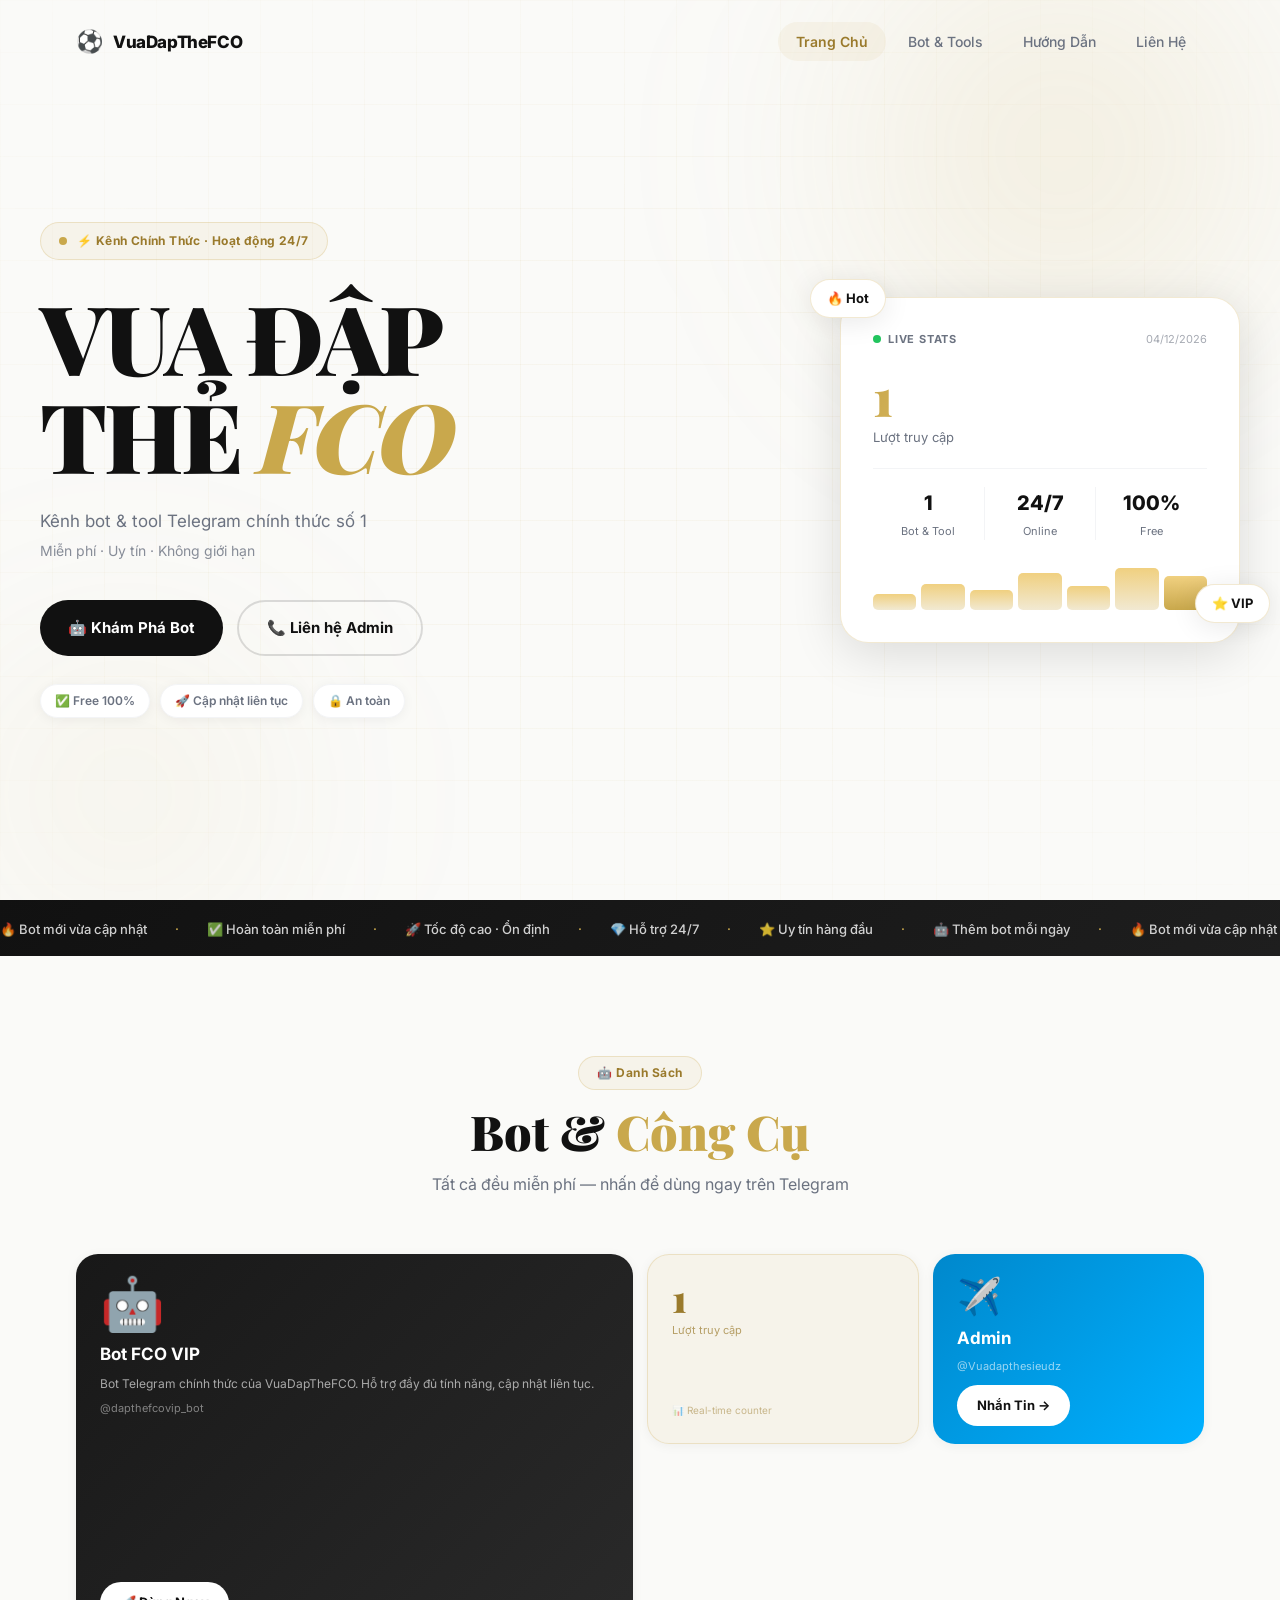
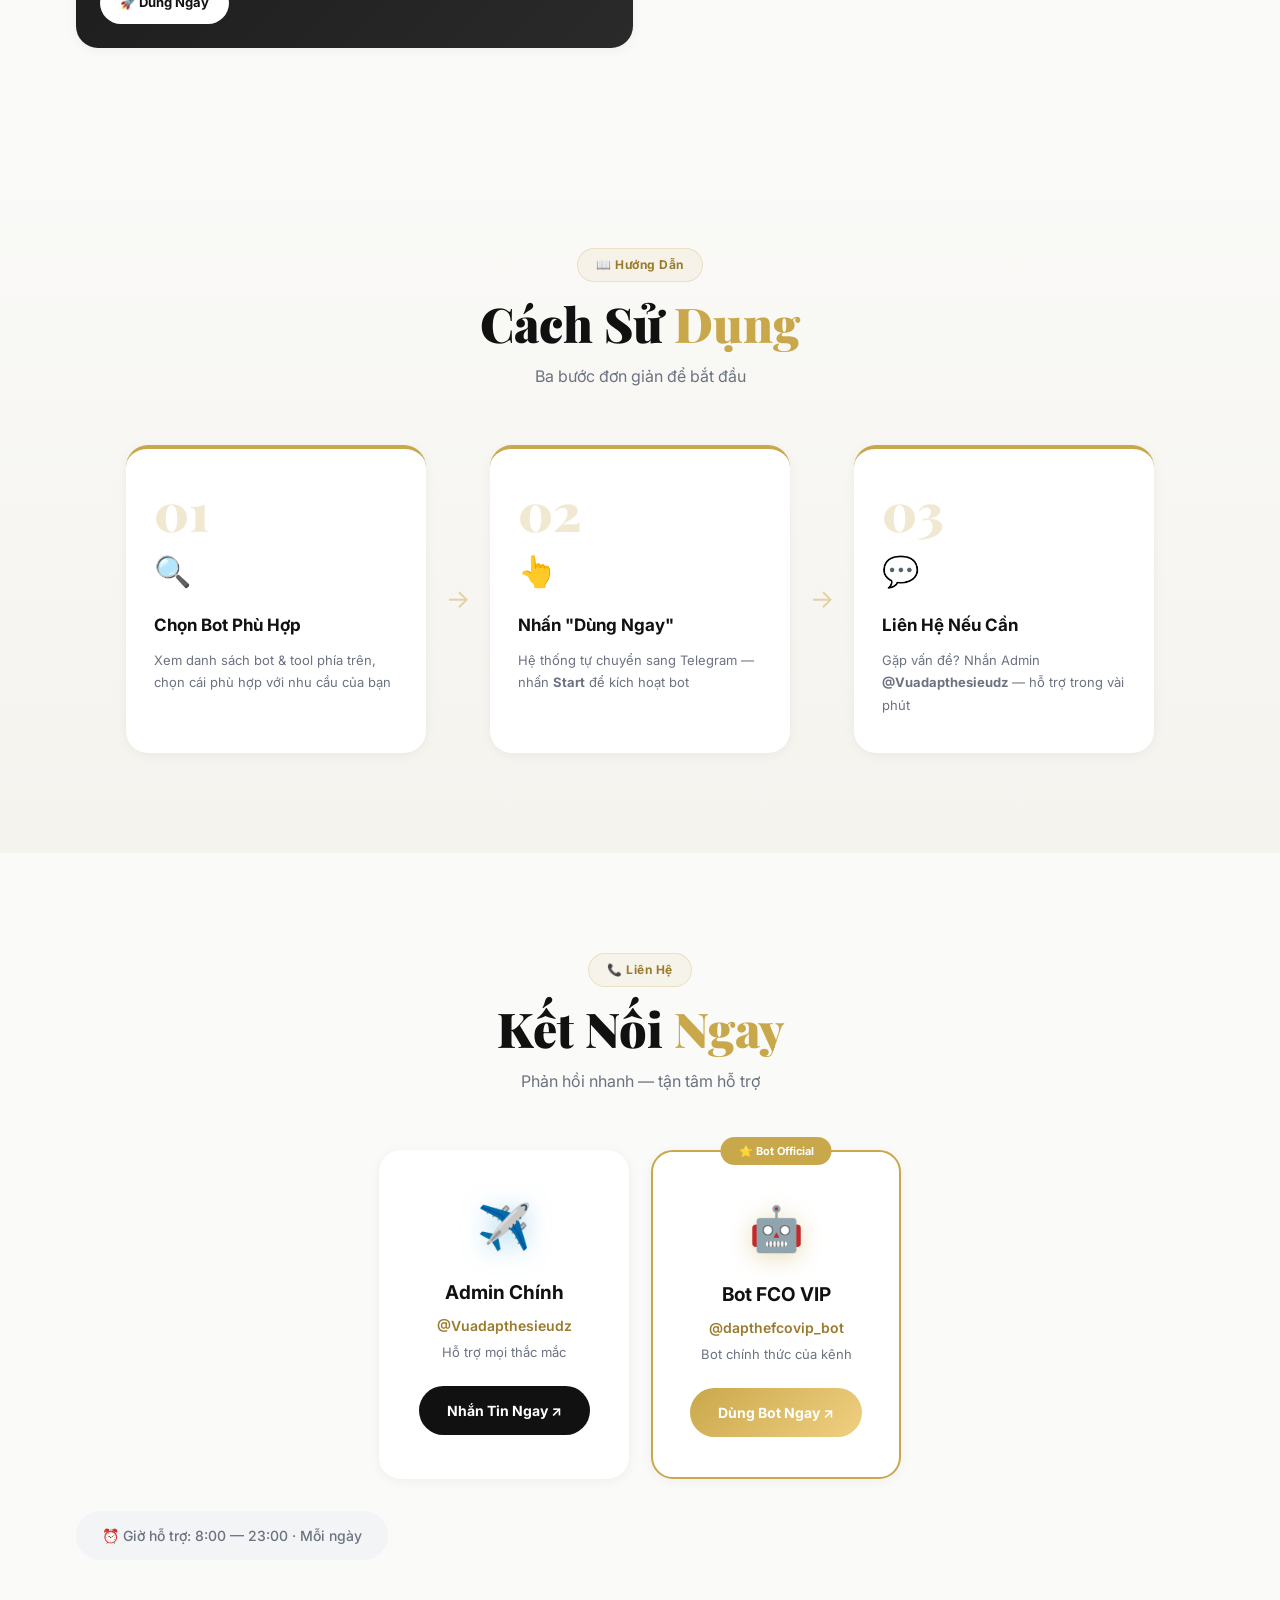
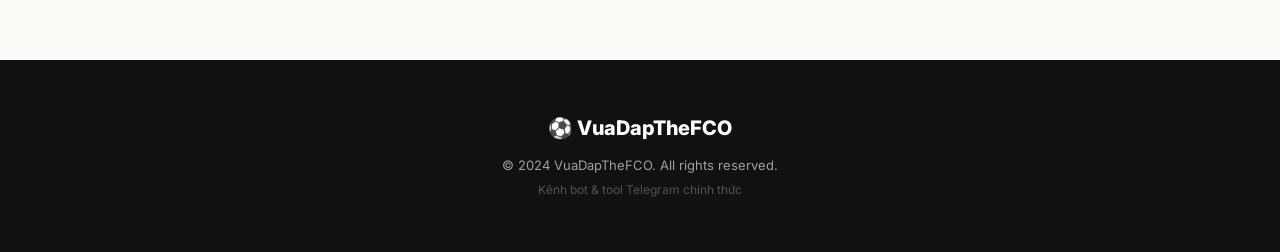
<file: index.html>
<!DOCTYPE html>
<html lang="vi">
<head>
  <meta charset="UTF-8" />
  <meta name="viewport" content="width=device-width, initial-scale=1.0" />
  <title>VuaDapTheFCO — Bot & Tools Chính Thức</title>
  <meta name="description" content="Kênh chia sẻ Bot & Tool Telegram chính thức của VuaDapTheFCO. Miễn phí · Uy tín · Hỗ trợ 24/7" />
  <meta property="og:title" content="VuaDapTheFCO — Bot & Tools" />
  <meta property="og:description" content="Kênh bot & tool chính thức số 1. Miễn phí - Uy tín." />
  <link rel="preconnect" href="https://fonts.googleapis.com" />
  <link rel="preconnect" href="https://fonts.gstatic.com" crossorigin />
  <link href="https://fonts.googleapis.com/css2?family=Inter:wght@300;400;500;600;700;800;900&family=Playfair+Display:ital,wght@0,700;0,800;0,900;1,700;1,800&display=swap" rel="stylesheet" />
  <link rel="stylesheet" href="style.css" />
</head>
<body>

  <!-- ===== NAVBAR ===== -->
  <nav class="navbar" id="navbar">
    <div class="nav-container">
      <a class="nav-logo" href="#home">
        <span class="logo-icon">⚽</span>
        <span class="logo-text">VuaDapTheFCO</span>
      </a>
      <div class="nav-links" id="navLinks">
        <a href="#home"    class="nav-link" id="nl-home">Trang Chủ</a>
        <a href="#bots"    class="nav-link" id="nl-bots">Bot & Tools</a>
        <a href="#guide"   class="nav-link" id="nl-guide">Hướng Dẫn</a>
        <a href="#contact" class="nav-link" id="nl-contact">Liên Hệ</a>
      </div>
      <button class="hamburger" id="hamburger" aria-label="Menu">
        <span></span><span></span><span></span>
      </button>
    </div>
  </nav>

  <!-- ===== HERO ===== -->
  <section class="hero" id="home">
    <div class="hero-bg-grid"></div>
    <div class="hero-orb hero-orb-1"></div>
    <div class="hero-orb hero-orb-2"></div>

    <div class="hero-container">
      <!-- Left content -->
      <div class="hero-content">
        <div class="hero-badge">
          <span class="badge-pulse"></span>
          ⚡ Kênh Chính Thức · Hoạt động 24/7
        </div>

        <h1 class="hero-title">
          <span class="ht-1">VUA ĐẬP</span>
          <span class="ht-2">THẺ <em>FCO</em></span>
        </h1>

        <p class="hero-sub">
          Kênh bot &amp; tool Telegram chính thức số&nbsp;1<br />
          <span class="hero-dots">Miễn phí · Uy tín · Không giới hạn</span>
        </p>

        <div class="hero-actions">
          <a href="#bots"    class="btn btn-dark">🤖 Khám Phá Bot</a>
          <a href="#contact" class="btn btn-outline">📞 Liên hệ Admin</a>
        </div>

        <!-- Inline mini tags -->
        <div class="hero-tags">
          <span class="htag">✅ Free 100%</span>
          <span class="htag">🚀 Cập nhật liên tục</span>
          <span class="htag">🔒 An toàn</span>
        </div>
      </div>

      <!-- Right: floating stat card -->
      <div class="hero-right">
        <div class="stat-float-card">
          <div class="sfc-header">
            <div class="sfc-live">
              <span class="live-dot"></span> Live Stats
            </div>
            <span class="sfc-date" id="sfcDate"></span>
          </div>

          <div class="sfc-main">
            <div class="sfc-num" id="visitorCount">—</div>
            <div class="sfc-label">Lượt truy cập</div>
          </div>

          <div class="sfc-divider"></div>

          <div class="sfc-row">
            <div class="sfc-stat">
              <span class="sfc-val" id="botCount">1</span>
              <span class="sfc-desc">Bot &amp; Tool</span>
            </div>
            <div class="sfc-stat">
              <span class="sfc-val">24/7</span>
              <span class="sfc-desc">Online</span>
            </div>
            <div class="sfc-stat">
              <span class="sfc-val">100%</span>
              <span class="sfc-desc">Free</span>
            </div>
          </div>

          <div class="mini-chart">
            <div class="mc-bar" style="--h:35%"></div>
            <div class="mc-bar" style="--h:55%"></div>
            <div class="mc-bar" style="--h:42%"></div>
            <div class="mc-bar" style="--h:78%"></div>
            <div class="mc-bar" style="--h:50%"></div>
            <div class="mc-bar" style="--h:88%"></div>
            <div class="mc-bar active" style="--h:72%"></div>
          </div>
        </div>

        <!-- Floating badges -->
        <div class="float-badge fb-1">🔥 Hot</div>
        <div class="float-badge fb-2">⭐ VIP</div>
      </div>
    </div>
  </section>

  <!-- ===== MARQUEE ===== -->
  <div class="marquee-wrap">
    <div class="marquee-inner">
      <div class="marquee-track" id="marqueeTrack">
        <span>🔥 Bot mới vừa cập nhật</span><span class="mdot">·</span>
        <span>✅ Hoàn toàn miễn phí</span><span class="mdot">·</span>
        <span>🚀 Tốc độ cao · Ổn định</span><span class="mdot">·</span>
        <span>💎 Hỗ trợ 24/7</span><span class="mdot">·</span>
        <span>⭐ Uy tín hàng đầu</span><span class="mdot">·</span>
        <span>🤖 Thêm bot mỗi ngày</span><span class="mdot">·</span>
        <span>🔥 Bot mới vừa cập nhật</span><span class="mdot">·</span>
        <span>✅ Hoàn toàn miễn phí</span><span class="mdot">·</span>
        <span>🚀 Tốc độ cao · Ổn định</span><span class="mdot">·</span>
        <span>💎 Hỗ trợ 24/7</span><span class="mdot">·</span>
        <span>⭐ Uy tín hàng đầu</span><span class="mdot">·</span>
        <span>🤖 Thêm bot mỗi ngày</span><span class="mdot">·</span>
      </div>
    </div>
  </div>

  <!-- ===== BENTO GRID ===== -->
  <section class="bento-section" id="bots">
    <div class="section-wrap">
      <div class="section-header">
        <div class="section-tag">🤖 Danh Sách</div>
        <h2 class="section-title">Bot &amp; <span class="gold-text">Công Cụ</span></h2>
        <p class="section-sub">Tất cả đều miễn phí — nhấn để dùng ngay trên Telegram</p>
      </div>
      <div class="bento-grid" id="bentoGrid">
        <!-- Rendered by JS -->
      </div>
    </div>
  </section>

  <!-- ===== GUIDE ===== -->
  <section class="guide-section" id="guide">
    <div class="section-wrap">
      <div class="section-header">
        <div class="section-tag">📖 Hướng Dẫn</div>
        <h2 class="section-title">Cách Sử <span class="gold-text">Dụng</span></h2>
        <p class="section-sub">Ba bước đơn giản để bắt đầu</p>
      </div>

      <div class="guide-steps">
        <div class="guide-step reveal">
          <div class="gs-num">01</div>
          <div class="gs-icon">🔍</div>
          <h3>Chọn Bot Phù Hợp</h3>
          <p>Xem danh sách bot & tool phía trên, chọn cái phù hợp với nhu cầu của bạn</p>
        </div>

        <div class="guide-arrow">→</div>

        <div class="guide-step reveal">
          <div class="gs-num">02</div>
          <div class="gs-icon">👆</div>
          <h3>Nhấn "Dùng Ngay"</h3>
          <p>Hệ thống tự chuyển sang Telegram — nhấn <strong>Start</strong> để kích hoạt bot</p>
        </div>

        <div class="guide-arrow">→</div>

        <div class="guide-step reveal">
          <div class="gs-num">03</div>
          <div class="gs-icon">💬</div>
          <h3>Liên Hệ Nếu Cần</h3>
          <p>Gặp vấn đề? Nhắn Admin <strong>@Vuadapthesieudz</strong> — hỗ trợ trong vài phút</p>
        </div>
      </div>
    </div>
  </section>

  <!-- ===== CONTACT ===== -->
  <section class="contact-section" id="contact">
    <div class="section-wrap">
      <div class="section-header">
        <div class="section-tag">📞 Liên Hệ</div>
        <h2 class="section-title">Kết Nối <span class="gold-text">Ngay</span></h2>
        <p class="section-sub">Phản hồi nhanh — tận tâm hỗ trợ</p>
      </div>

      <div class="contact-cards" id="contactCards">
        <!-- Admin card -->
        <div class="contact-card reveal" id="adminContactCard">
          <div class="cc-icon tg-blue">✈️</div>
          <h3>Admin Chính</h3>
          <p class="cc-user" id="adminUsernameDisplay">@Vuadapthesieudz</p>
          <p class="cc-note">Hỗ trợ mọi thắc mắc</p>
          <a class="btn-cc dark" href="https://t.me/Vuadapthesieudz" target="_blank" id="adminContactLink">
            Nhắn Tin Ngay ↗
          </a>
        </div>

        <!-- Bot card (featured) -->
        <div class="contact-card contact-featured reveal">
          <div class="cc-badge">⭐ Bot Official</div>
          <div class="cc-icon bot-gold">🤖</div>
          <h3>Bot FCO VIP</h3>
          <p class="cc-user">@dapthefcovip_bot</p>
          <p class="cc-note">Bot chính thức của kênh</p>
          <a class="btn-cc gold" href="https://t.me/dapthefcovip_bot" target="_blank">
            Dùng Bot Ngay ↗
          </a>
        </div>
      </div>

      <div class="hours-pill">⏰ Giờ hỗ trợ: 8:00 — 23:00 · Mỗi ngày</div>
    </div>
  </section>

  <!-- ===== FOOTER ===== -->
  <footer class="site-footer">
    <div class="footer-logo">⚽ VuaDapTheFCO</div>
    <p class="footer-copy">© 2024 VuaDapTheFCO. All rights reserved.</p>
    <p class="footer-sub">Kênh bot & tool Telegram chính thức</p>
  </footer>

  <script src="script.js"></script>
</body>
</html>
</file>
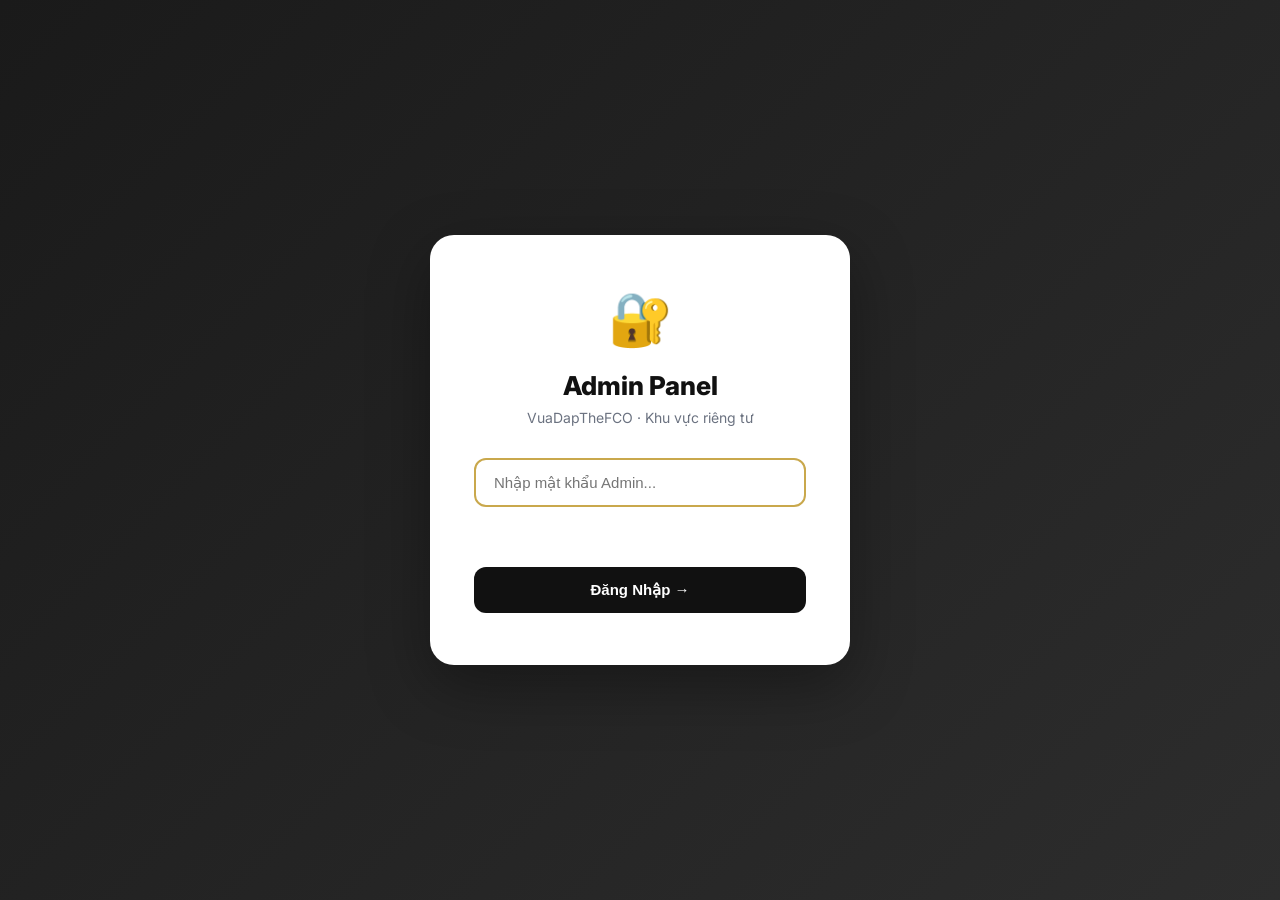
<file: vdtfco-secure-panel-x7k2m9.html>
<!DOCTYPE html>
<html lang="vi">
<head>
  <meta charset="UTF-8" />
  <meta name="viewport" content="width=device-width, initial-scale=1.0" />
  <title>VuaDapTheFCO — Hệ Thống Quản Trị</title>
  <!-- Ẩn khỏi search engines -->
  <meta name="robots" content="noindex, nofollow" />
  <link rel="preconnect" href="https://fonts.googleapis.com" />
  <link href="https://fonts.googleapis.com/css2?family=Inter:wght@400;500;600;700;800&display=swap" rel="stylesheet" />
  <link rel="stylesheet" href="vdtfco-secure-panel-x7k2m9.css" />
</head>
<body>

  <!-- ── Lock Screen ── -->
  <div class="lock-screen" id="lockScreen">
    <div class="lock-card">
      <div class="lock-icon">🔐</div>
      <h1>Admin Panel</h1>
      <p>VuaDapTheFCO · Khu vực riêng tư</p>
      <form id="lockForm">
        <input
          type="password"
          id="pwInput"
          placeholder="Nhập mật khẩu Admin..."
          autocomplete="current-password"
          autofocus
        />
        <p class="pw-error" id="pwError"></p>
        <button type="submit" class="btn-login">Đăng Nhập →</button>
      </form>
    </div>
  </div>

  <!-- ── Admin Dashboard ── -->
  <div class="dashboard hidden" id="dashboard">

    <!-- Topbar -->
    <div class="admin-topbar">
      <div class="admin-logo">⚽ VuaDapTheFCO <span class="admin-badge">ADMIN</span></div>
      <div class="topbar-right">
        <a href="index.html" class="btn-top">← Về trang chủ</a>
        <button class="btn-top btn-logout" id="logoutBtn">Đăng Xuất</button>
      </div>
    </div>

    <div class="admin-body">

      <!-- ── Left: Bot List ── -->
      <div class="panel panel-list">
        <div class="panel-head">
          <h2>Danh Sách Bot</h2>
          <span class="bot-count-badge" id="botCountBadge">0 bot</span>
        </div>

        <div class="bot-list" id="botList">
          <!-- Rendered by JS -->
        </div>

        <button class="btn-add" id="addNewBtn">＋ Thêm Bot Mới</button>
      </div>

      <!-- ── Right: Edit Form ── -->
      <div class="panel panel-form">
        <div class="panel-head">
          <h2 id="formTitle">Thêm Bot Mới</h2>
        </div>

        <form class="bot-form" id="botForm">
          <input type="hidden" id="editId" value="" />

          <label>Tên Bot <span class="req">*</span></label>
          <input type="text" id="fName" placeholder="VD: Bot FCO VIP" required />

          <label>Link / Username Telegram <span class="req">*</span></label>
          <input type="text" id="fLink" placeholder="https://t.me/username hoặc @username" required />

          <label>Mô tả ngắn</label>
          <textarea id="fDesc" rows="3" placeholder="Mô tả chức năng của bot..."></textarea>

          <label>Emoji đại diện</label>
          <input type="text" id="fEmoji" placeholder="🤖" maxlength="4" />

          <label>Username hiển thị</label>
          <input type="text" id="fUsername" placeholder="@username" />

          <div class="form-check">
            <input type="checkbox" id="fFeatured" />
            <label for="fFeatured">⭐ Đánh dấu nổi bật (hiện đầu tiên)</label>
          </div>

          <div class="form-actions">
            <button type="submit" class="btn-save" id="saveBtn">💾 Lưu Bot</button>
            <button type="button" class="btn-cancel" id="cancelBtn">Hủy</button>
          </div>
        </form>

        <!-- Settings -->
        <div class="settings-block">
          <div class="settings-title">⚙️ Cài Đặt</div>

          <label>Link Telegram Admin</label>
          <input type="text" id="sAdminLink" placeholder="https://t.me/..." />

          <label>Username Admin hiển thị</label>
          <input type="text" id="sAdminUser" placeholder="@username" />

          <button class="btn-save-settings" id="saveSettingsBtn">Lưu Cài Đặt</button>

          <div class="settings-divider"></div>

          <label>Đổi Mật Khẩu Admin</label>
          <input type="password" id="sNewPw" placeholder="Mật khẩu mới..." />
          <button class="btn-save-settings btn-pw" id="savePwBtn">🔑 Đổi Mật Khẩu</button>
        </div>

        <!-- Export -->
        <div class="export-block">
          <div class="settings-title">📤 Export Config</div>
          <p class="export-note">
            Sao chép JSON này và cập nhật file <code>bots.json</code> trên GitHub
            để tất cả người dùng thấy thay đổi vĩnh viễn.
          </p>
          <button class="btn-export" id="exportBtn">Copy bots.json →</button>
          <p class="export-success hidden" id="exportSuccess">✅ Đã copy! Paste vào bots.json trên GitHub.</p>
        </div>
      </div>
    </div>

  </div>

  <script src="vdtfco-secure-panel-x7k2m9.js"></script>
</body>
</html>
</file>
<file: style.css>
/* ========================================================
   VuaDapTheFCO — style.css
   Luxury White · Bento Grid · Gold Accent
   ======================================================== */

/* ---------- Custom Properties ---------- */
:root {
  --gold:        #C9A84C;
  --gold-lt:     #F0D080;
  --gold-dk:     #9A7A2C;
  --gold-bg:     rgba(201,168,76,.08);
  --gold-border: rgba(201,168,76,.25);
  --white:       #FFFFFF;
  --bg:          #FAFAF8;
  --dark:        #111111;
  --gray:        #6B7280;
  --gray-lt:     #F3F4F6;
  --card:        #FFFFFF;
  --sh-sm:  0 2px 12px rgba(0,0,0,.05);
  --sh-md:  0 4px 28px rgba(0,0,0,.09);
  --sh-lg:  0 10px 50px rgba(0,0,0,.13);
  --r:  22px;
  --r-sm: 14px;
  --ease: cubic-bezier(.4,0,.2,1);
  --t: all .3s var(--ease);
}

/* ---------- Reset ---------- */
*, *::before, *::after { margin:0; padding:0; box-sizing:border-box; }
html { scroll-behavior:smooth; -webkit-font-smoothing:antialiased; }
body {
  font-family:'Inter',sans-serif;
  background:var(--bg);
  color:var(--dark);
  overflow-x:hidden;
  line-height:1.65;
}
a { text-decoration:none; color:inherit; }
img { max-width:100%; }

/* ---------- Scrollbar ---------- */
::-webkit-scrollbar { width:6px; }
::-webkit-scrollbar-track { background:var(--bg); }
::-webkit-scrollbar-thumb { background:var(--gold-border); border-radius:4px; }

/* ======================================================== */
/*  NAVBAR                                                   */
/* ======================================================== */
.navbar {
  position:fixed; top:0; width:100%; z-index:200;
  transition: background .35s var(--ease), box-shadow .35s var(--ease);
}
.navbar.scrolled {
  background:rgba(255,255,255,.88);
  backdrop-filter:blur(24px);
  -webkit-backdrop-filter:blur(24px);
  border-bottom:1px solid var(--gold-border);
  box-shadow: var(--sh-sm);
}
.nav-container {
  max-width:1200px; margin:0 auto;
  padding:22px 36px;
  display:flex; align-items:center; justify-content:space-between;
}
.nav-logo {
  display:flex; align-items:center; gap:10px; cursor:pointer;
}
.logo-icon { font-size:22px; }
.logo-text { font-size:17px; font-weight:800; letter-spacing:-.4px; }

.nav-links { display:flex; align-items:center; gap:4px; }
.nav-link {
  color:var(--gray); font-size:14px; font-weight:500;
  padding:8px 18px; border-radius:100px;
  transition:var(--t);
}
.nav-link:hover   { color:var(--dark); background:var(--gold-bg); }
.nav-link.active  { color:var(--gold-dk); background:var(--gold-bg); font-weight:600; }

/* hamburger */
.hamburger {
  display:none; flex-direction:column; gap:5px;
  background:none; border:none; cursor:pointer; padding:4px;
}
.hamburger span {
  display:block; width:22px; height:2px;
  background:var(--dark); border-radius:2px; transition:var(--t);
}
.hamburger.open span:nth-child(1){ transform:translateY(7px) rotate(45deg); }
.hamburger.open span:nth-child(2){ opacity:0; }
.hamburger.open span:nth-child(3){ transform:translateY(-7px) rotate(-45deg); }

/* mobile nav panel */
.nav-links.open {
  display:flex; flex-direction:column;
  position:fixed; top:70px; left:0; right:0;
  background:rgba(255,255,255,.96);
  backdrop-filter:blur(20px);
  padding:24px 28px; gap:6px;
  border-bottom:1px solid var(--gold-border);
  box-shadow:var(--sh-md); z-index:199;
  animation:slideDown .25s var(--ease);
}

/* ======================================================== */
/*  HERO                                                     */
/* ======================================================== */
.hero {
  min-height:100vh; position:relative; overflow:hidden;
  display:flex; align-items:center;
  padding:130px 36px 90px;
}

/* subtle grid pattern */
.hero-bg-grid {
  position:absolute; inset:0;
  background-image:
    linear-gradient(rgba(201,168,76,.06) 1px, transparent 1px),
    linear-gradient(90deg, rgba(201,168,76,.06) 1px, transparent 1px);
  background-size:52px 52px;
  mask-image:radial-gradient(ellipse 80% 80% at 50% 50%, black 30%, transparent 100%);
  pointer-events:none;
}

/* orbs */
.hero-orb {
  position:absolute; border-radius:50%; pointer-events:none;
  filter:blur(100px);
}
.hero-orb-1 {
  width:600px; height:600px;
  background:radial-gradient(circle, rgba(201,168,76,.18), transparent 70%);
  top:-150px; right:-80px;
  animation:orbFloat 8s ease-in-out infinite;
}
.hero-orb-2 {
  width:450px; height:450px;
  background:radial-gradient(circle, rgba(201,168,76,.10), transparent 70%);
  bottom:-120px; left:-100px;
  animation:orbFloat 10s ease-in-out infinite reverse;
}

.hero-container {
  max-width:1200px; margin:0 auto; width:100%;
  display:grid; grid-template-columns:1fr 400px;
  gap:70px; align-items:center; position:relative; z-index:2;
}

/* Left */
.hero-badge {
  display:inline-flex; align-items:center; gap:10px;
  background:var(--gold-bg); border:1px solid var(--gold-border);
  color:var(--gold-dk); font-size:12px; font-weight:700;
  padding:8px 18px; border-radius:100px; margin-bottom:28px;
  letter-spacing:.4px;
  animation:fadeInUp .6s var(--ease) both;
}
.badge-pulse {
  width:8px; height:8px; border-radius:50%;
  background:var(--gold);
  animation:pulse 2s ease-in-out infinite;
}

.hero-title {
  font-family:'Playfair Display',serif;
  line-height:1.02; margin-bottom:24px;
  animation:fadeInUp .6s var(--ease) .1s both;
}
.ht-1, .ht-2 {
  display:block;
  font-size:clamp(54px,7.5vw,96px);
  font-weight:900; letter-spacing:-3px;
  color:var(--dark);
}
.ht-2 em { color:var(--gold); font-style:italic; }

.hero-sub {
  color:var(--gray); font-size:17px; margin-bottom:36px;
  animation:fadeInUp .6s var(--ease) .18s both;
}
.hero-dots { font-size:14px; opacity:.8; }

.hero-actions {
  display:flex; gap:14px; flex-wrap:wrap;
  animation:fadeInUp .6s var(--ease) .26s both;
}

/* Buttons */
.btn {
  display:inline-flex; align-items:center; gap:8px;
  padding:14px 28px; border-radius:100px;
  font-size:15px; font-weight:700;
  transition:var(--t); cursor:pointer; border:none; white-space:nowrap;
}
.btn-dark { background:var(--dark); color:#fff; }
.btn-dark:hover { background:var(--gold-dk); transform:translateY(-2px); box-shadow:0 8px 24px rgba(154,122,44,.35); }
.btn-outline { background:transparent; color:var(--dark); border:2px solid rgba(0,0,0,.13); }
.btn-outline:hover { border-color:var(--gold); color:var(--gold-dk); transform:translateY(-2px); }

/* Tags */
.hero-tags {
  display:flex; gap:10px; flex-wrap:wrap; margin-top:28px;
  animation:fadeInUp .6s var(--ease) .34s both;
}
.htag {
  font-size:12px; font-weight:600; color:var(--gray);
  background:var(--white); border:1px solid var(--gray-lt);
  padding:6px 14px; border-radius:100px;
  box-shadow:var(--sh-sm);
}

/* Right – floating stat card */
.hero-right { position:relative; animation:fadeInRight .8s var(--ease) .2s both; }

.stat-float-card {
  background:var(--white); border-radius:28px;
  padding:32px; box-shadow:var(--sh-lg);
  border:1px solid var(--gold-border);
  position:relative; z-index:2;
}

.sfc-header {
  display:flex; justify-content:space-between; align-items:center;
  margin-bottom:22px;
}
.sfc-live {
  display:flex; align-items:center; gap:7px;
  font-size:11px; font-weight:700; letter-spacing:.8px;
  color:var(--gray); text-transform:uppercase;
}
.live-dot {
  width:8px; height:8px; background:#22c55e;
  border-radius:50%; animation:pulse 2s ease-in-out infinite;
}
.sfc-date { font-size:11px; color:var(--gray); opacity:.6; }

.sfc-main { margin-bottom:20px; }
.sfc-num {
  font-family:'Playfair Display',serif;
  font-size:52px; font-weight:900; line-height:1;
  color:var(--gold);
  background:linear-gradient(135deg,var(--gold),var(--gold-lt));
  -webkit-background-clip:text; -webkit-text-fill-color:transparent;
  background-clip:text;
}
.sfc-label { font-size:13px; color:var(--gray); margin-top:5px; }

.sfc-divider { height:1px; background:var(--gray-lt); margin:18px 0; }

.sfc-row { display:flex; gap:0; margin-bottom:22px; }
.sfc-stat { flex:1; text-align:center; }
.sfc-stat:not(:last-child) { border-right:1px solid var(--gray-lt); }
.sfc-val { display:block; font-size:20px; font-weight:800; color:var(--dark); }
.sfc-desc { font-size:11px; color:var(--gray); margin-top:2px; display:block; }

/* Mini chart */
.mini-chart {
  display:flex; align-items:flex-end; gap:5px; height:48px;
}
.mc-bar {
  flex:1; height:var(--h);
  background:linear-gradient(to top, var(--gold-border), var(--gold-lt));
  border-radius:5px; transition:var(--t);
}
.mc-bar.active { background:linear-gradient(to top, var(--gold), var(--gold-lt)); }

/* Floating badges */
.float-badge {
  position:absolute; background:var(--white);
  border:1px solid var(--gold-border); border-radius:100px;
  padding:8px 16px; font-size:13px; font-weight:700;
  box-shadow:var(--sh-md); z-index:3; white-space:nowrap;
}
.fb-1 { top:-18px; left:-30px; animation:floatBadge 3s ease-in-out infinite; }
.fb-2 { bottom:20px; right:-30px; animation:floatBadge 3.5s ease-in-out infinite reverse; }

/* ======================================================== */
/*  MARQUEE                                                  */
/* ======================================================== */
.marquee-wrap {
  background:linear-gradient(135deg, #111, #1e1e1e);
  overflow:hidden; padding:15px 0;
}
.marquee-inner { overflow:hidden; }
.marquee-track {
  display:inline-flex; gap:28px; white-space:nowrap;
  animation:marqueeScroll 22s linear infinite;
  color:rgba(255,255,255,.8); font-size:13px; font-weight:500;
}
.mdot { color:var(--gold); }

/* ======================================================== */
/*  SECTION COMMONS                                          */
/* ======================================================== */
.section-wrap { max-width:1200px; margin:0 auto; padding:0 36px; }
.bento-section  { padding:100px 0; }
.guide-section  { padding:100px 0; background:linear-gradient(180deg, var(--bg), #F5F3EE); }
.contact-section{ padding:100px 0; }

.section-header { text-align:center; margin-bottom:56px; }
.section-tag {
  display:inline-block;
  background:var(--gold-bg); border:1px solid var(--gold-border);
  color:var(--gold-dk); font-size:12px; font-weight:700;
  padding:6px 18px; border-radius:100px; margin-bottom:14px; letter-spacing:.5px;
}
.section-title {
  font-family:'Playfair Display',serif;
  font-size:clamp(30px,4vw,48px); font-weight:900;
  color:var(--dark); line-height:1.15; margin-bottom:12px;
}
.section-sub { color:var(--gray); font-size:16px; }
.gold-text { color:var(--gold); }

/* ======================================================== */
/*  BENTO GRID                                               */
/* ======================================================== */
.bento-grid {
  display:grid;
  grid-template-columns:repeat(4, 1fr);
  grid-auto-rows:190px;
  gap:14px;
}

/* Base card */
.bcard {
  background:var(--card); border-radius:var(--r);
  padding:24px; box-shadow:var(--sh-sm);
  transition:var(--t); cursor:default;
  position:relative; overflow:hidden;
  display:flex; flex-direction:column; justify-content:space-between;
}
.bcard:hover { transform:translateY(-5px); box-shadow:var(--sh-lg); }

/* Size variants */
.bcard.span-2c  { grid-column:span 2; }
.bcard.span-2r  { grid-row:span 2; }
.bcard.span-2c2r{ grid-column:span 2; grid-row:span 2; }

/* Color themes */
.bcard-dark    { background:linear-gradient(135deg,#181818,#2a2a2a); color:#fff; }
.bcard-gold    { background:linear-gradient(135deg,var(--gold-dk),var(--gold)); color:#fff; }
.bcard-tg      { background:linear-gradient(135deg,#0088cc,#00b0ff); color:#fff; }
.bcard-stat    { background:var(--gold-bg); border:1px solid var(--gold-border); }
.bcard-violet  { background:linear-gradient(135deg,#6d28d9,#8b5cf6); color:#fff; }
.bcard-green   { background:linear-gradient(135deg,#059669,#34d399); color:#fff; }

/* Top accent bar */
.card-bar {
  position:absolute; top:0; left:0; right:0; height:4px;
  border-radius:var(--r) var(--r) 0 0;
}
.bar-gold   { background:linear-gradient(90deg,var(--gold),var(--gold-lt)); }
.bar-blue   { background:linear-gradient(90deg,#3b82f6,#60a5fa); }
.bar-green  { background:linear-gradient(90deg,#22c55e,#4ade80); }
.bar-violet { background:linear-gradient(90deg,#8b5cf6,#a78bfa); }
.bar-red    { background:linear-gradient(90deg,#ef4444,#f87171); }

/* Card inner elements */
.bcard-emoji { font-size:36px; margin-bottom:10px; line-height:1; }
.bcard-feat .bcard-emoji { font-size:52px; }

.bcard-name  { font-size:17px; font-weight:700; margin-bottom:5px; color:var(--dark); }
.bcard-desc  { font-size:12px; color:var(--gray); line-height:1.6; flex:1; margin:6px 0; }
.bcard-user  { font-size:11px; color:var(--gray); margin-bottom:10px; }

/* White card dark text overrides */
.bcard-dark .bcard-name,
.bcard-gold .bcard-name,
.bcard-tg   .bcard-name,
.bcard-violet .bcard-name,
.bcard-green  .bcard-name { color:#fff; }

.bcard-dark .bcard-desc,
.bcard-gold .bcard-desc,
.bcard-tg   .bcard-desc,
.bcard-violet .bcard-desc,
.bcard-green  .bcard-desc { color:rgba(255,255,255,.62); }

.bcard-dark .bcard-user,
.bcard-gold .bcard-user,
.bcard-tg   .bcard-user,
.bcard-violet .bcard-user,
.bcard-green  .bcard-user { color:rgba(255,255,255,.45); }

/* Use button */
.btn-use {
  display:inline-flex; align-items:center; justify-content:center; gap:6px;
  padding:10px 20px; border-radius:100px;
  font-size:13px; font-weight:700; border:none; cursor:pointer;
  text-decoration:none; transition:var(--t); width:fit-content;
}
.btn-use:hover { transform:translateY(-2px); box-shadow:0 5px 18px rgba(0,0,0,.18); }
.btn-use.u-dark  { background:var(--dark); color:#fff; }
.btn-use.u-white { background:#fff; color:var(--dark); }
.btn-use.u-gold  { background:linear-gradient(135deg,var(--gold),var(--gold-lt)); color:#fff; }
.btn-use.u-outline { background:transparent; border:2px solid rgba(255,255,255,.4); color:#fff; }

/* Stat card inside bento */
.bstat-num {
  font-family:'Playfair Display',serif;
  font-size:38px; font-weight:900; line-height:1;
  color:var(--gold-dk);
}
.bstat-lbl { font-size:11px; color:var(--gold-dk); opacity:.7; margin-top:4px; }
.bstat-tag { font-size:10px; color:var(--gold-dk); opacity:.5; margin-top:auto; }

/* ======================================================== */
/*  GUIDE STEPS                                              */
/* ======================================================== */
.guide-steps {
  display:flex; align-items:stretch; gap:20px;
  justify-content:center; flex-wrap:wrap;
}
.guide-step {
  background:var(--white); border-radius:var(--r);
  padding:36px 28px; flex:1; min-width:230px; max-width:300px;
  box-shadow:var(--sh-sm); position:relative;
  border-top:4px solid var(--gold);
  transition:var(--t);
}
.guide-step:hover { transform:translateY(-5px); box-shadow:var(--sh-lg); }

.gs-num {
  font-family:'Playfair Display',serif; font-size:52px; font-weight:900;
  color:var(--gold); opacity:.25; line-height:1; margin-bottom:10px;
}
.gs-icon { font-size:30px; margin-bottom:14px; }
.guide-step h3 { font-size:17px; font-weight:700; margin-bottom:10px; }
.guide-step p  { font-size:13px; color:var(--gray); line-height:1.75; }

.guide-arrow {
  font-size:26px; color:var(--gold); opacity:.45;
  align-self:center; flex-shrink:0;
}

/* ======================================================== */
/*  CONTACT                                                  */
/* ======================================================== */
.contact-cards {
  display:flex; gap:22px; justify-content:center;
  flex-wrap:wrap; margin-bottom:32px;
}
.contact-card {
  background:var(--white); border-radius:var(--r);
  padding:40px 32px; text-align:center;
  min-width:250px; max-width:310px;
  box-shadow:var(--sh-sm); transition:var(--t); position:relative;
}
.contact-card:hover { transform:translateY(-5px); box-shadow:var(--sh-lg); }
.contact-featured   { border:2px solid var(--gold); }

.cc-badge {
  position:absolute; top:-15px; left:50%; transform:translateX(-50%);
  background:var(--gold); color:#fff; font-size:11px; font-weight:700;
  padding:5px 18px; border-radius:100px; white-space:nowrap;
}
.cc-icon { font-size:44px; margin-bottom:14px; }
.tg-blue { filter:drop-shadow(0 4px 12px rgba(0,136,204,.3)); }
.bot-gold{ filter:drop-shadow(0 4px 12px rgba(201,168,76,.4)); }

.contact-card h3 { font-size:19px; font-weight:700; margin-bottom:6px; }
.cc-user { font-size:14px; color:var(--gold-dk); font-weight:600; margin-bottom:5px; }
.cc-note { font-size:13px; color:var(--gray); margin-bottom:22px; }

.btn-cc {
  display:inline-block; padding:13px 28px; border-radius:100px;
  font-size:14px; font-weight:700; transition:var(--t); text-decoration:none;
}
.btn-cc:hover { transform:translateY(-2px); box-shadow:0 6px 20px rgba(0,0,0,.18); }
.btn-cc.dark { background:var(--dark); color:#fff; }
.btn-cc.gold { background:linear-gradient(135deg,var(--gold),var(--gold-lt)); color:#fff; }

.hours-pill {
  display:inline-block; background:var(--gray-lt);
  color:var(--gray); padding:13px 26px;
  border-radius:100px; font-size:14px; font-weight:500;
}

/* ======================================================== */
/*  FOOTER                                                   */
/* ======================================================== */
.site-footer {
  text-align:center; padding:52px 36px;
  background:var(--dark); color:rgba(255,255,255,.6);
}
.footer-logo { font-size:20px; font-weight:800; color:#fff; margin-bottom:10px; }
.footer-copy  { font-size:13px; margin-bottom:4px; }
.footer-sub   { font-size:12px; opacity:.45; }

/* ======================================================== */
/*  SCROLL REVEAL                                            */
/* ======================================================== */
.reveal {
  opacity:0; transform:translateY(28px);
  transition:opacity .65s var(--ease), transform .65s var(--ease);
}
.reveal.visible { opacity:1; transform:translateY(0); }

/* ======================================================== */
/*  KEYFRAMES                                                */
/* ======================================================== */
@keyframes fadeInUp {
  from { opacity:0; transform:translateY(24px); }
  to   { opacity:1; transform:translateY(0);    }
}
@keyframes fadeInRight {
  from { opacity:0; transform:translateX(28px); }
  to   { opacity:1; transform:translateX(0);    }
}
@keyframes pulse {
  0%,100% { opacity:1; transform:scale(1);   }
  50%      { opacity:.6; transform:scale(.85); }
}
@keyframes orbFloat {
  0%,100% { transform:translateY(0)      rotate(0deg); }
  50%      { transform:translateY(-30px) rotate(3deg); }
}
@keyframes floatBadge {
  0%,100% { transform:translateY(0); }
  50%      { transform:translateY(-8px); }
}
@keyframes marqueeScroll {
  from { transform:translateX(0); }
  to   { transform:translateX(-50%); }
}
@keyframes slideDown {
  from { opacity:0; transform:translateY(-10px); }
  to   { opacity:1; transform:translateY(0); }
}

/* ======================================================== */
/*  RESPONSIVE                                               */
/* ======================================================== */
@media (max-width:1100px) {
  .bento-grid { grid-template-columns:repeat(3,1fr); }
  .bcard.span-2c2r { grid-column:span 2; grid-row:span 1; }
}

@media (max-width:900px) {
  .nav-links   { display:none; }
  .hamburger   { display:flex; }
  .hero-container { grid-template-columns:1fr; }
  .hero-right  { display:none; }
  .bento-grid  { grid-template-columns:repeat(2,1fr); grid-auto-rows:160px; }
  .bcard.span-2c2r { grid-column:span 2; grid-row:span 1; }
  .section-wrap { padding:0 24px; }
  .nav-container{ padding:18px 24px; }
}

@media (max-width:600px) {
  .hero { padding:110px 24px 70px; }
  .bento-grid { grid-template-columns:1fr 1fr; grid-auto-rows:155px; gap:10px; }
  .guide-steps { flex-direction:column; align-items:center; }
  .guide-arrow { transform:rotate(90deg); }
  .hero-actions { flex-direction:column; }
  .bento-section,.guide-section,.contact-section { padding:70px 0; }
}

@media (max-width:420px) {
  .bento-grid { grid-template-columns:1fr; grid-auto-rows:auto; }
  .bcard.span-2c,.bcard.span-2r,.bcard.span-2c2r { grid-column:1; grid-row:auto; }
  .bcard { min-height:160px; }
}
</file>
<file: vdtfco-secure-panel-x7k2m9.css>
/* vdtfco-secure-panel-x7k2m9.css */
*, *::before, *::after { margin:0; padding:0; box-sizing:border-box; }
body { font-family:'Inter',sans-serif; background:#F5F5F3; color:#111; }
.hidden { display:none !important; }

/* ── Lock Screen ── */
.lock-screen {
  min-height:100vh; display:flex; align-items:center; justify-content:center;
  background:linear-gradient(135deg,#1a1a1a,#2d2d2d);
}
.lock-card {
  background:#fff; border-radius:24px; padding:52px 44px;
  width:100%; max-width:420px; text-align:center;
  box-shadow:0 20px 60px rgba(0,0,0,.35);
}
.lock-icon { font-size:52px; margin-bottom:20px; }
.lock-card h1 { font-size:26px; font-weight:800; margin-bottom:8px; }
.lock-card p  { color:#6B7280; font-size:14px; margin-bottom:32px; }

.lock-card input[type="password"] {
  width:100%; padding:14px 18px; border:2px solid #E5E7EB;
  border-radius:12px; font-size:15px; outline:none; margin-bottom:8px;
  transition:border .2s;
}
.lock-card input:focus { border-color:#C9A84C; }
.pw-error { color:#ef4444; font-size:13px; min-height:20px; margin-bottom:12px; }

.btn-login {
  width:100%; padding:14px; background:#111; color:#fff;
  border:none; border-radius:12px; font-size:15px; font-weight:700;
  cursor:pointer; transition:background .2s;
}
.btn-login:hover { background:#C9A84C; }

/* ── Topbar ── */
.admin-topbar {
  display:flex; justify-content:space-between; align-items:center;
  background:#111; padding:16px 32px; position:sticky; top:0; z-index:100;
}
.admin-logo { font-size:16px; font-weight:800; color:#fff; display:flex; align-items:center; gap:10px; }
.admin-badge {
  background:#C9A84C; color:#fff; font-size:10px; font-weight:700;
  padding:3px 10px; border-radius:100px; letter-spacing:.5px;
}
.topbar-right { display:flex; gap:10px; }
.btn-top {
  padding:8px 18px; border-radius:100px; font-size:13px; font-weight:600;
  background:rgba(255,255,255,.1); color:#fff; border:none; cursor:pointer;
  text-decoration:none; transition:background .2s;
}
.btn-top:hover { background:rgba(255,255,255,.2); }
.btn-logout    { background:rgba(239,68,68,.2); color:#fca5a5; }
.btn-logout:hover { background:rgba(239,68,68,.4); }

/* ── Dashboard Body ── */
.admin-body {
  display:grid; grid-template-columns:1fr 1.4fr;
  gap:20px; padding:28px 32px; max-width:1300px; margin:0 auto;
}

/* ── Panels ── */
.panel {
  background:#fff; border-radius:20px; padding:28px;
  box-shadow:0 2px 16px rgba(0,0,0,.06);
}
.panel-head {
  display:flex; justify-content:space-between; align-items:center;
  margin-bottom:24px;
}
.panel-head h2 { font-size:18px; font-weight:700; }
.bot-count-badge {
  background:#f3f4f6; color:#6B7280;
  font-size:12px; font-weight:600; padding:4px 12px; border-radius:100px;
}

/* ── Bot List ── */
.bot-list { display:flex; flex-direction:column; gap:10px; margin-bottom:20px; }
.bot-row {
  display:flex; align-items:center; gap:12px;
  background:#FAFAF8; border:1px solid #E5E7EB;
  border-radius:14px; padding:14px 16px;
  transition:border .2s;
}
.bot-row:hover { border-color:#C9A84C; }
.br-emoji { font-size:22px; flex-shrink:0; }
.br-info   { flex:1; min-width:0; }
.br-name   { font-size:14px; font-weight:700; white-space:nowrap; overflow:hidden; text-overflow:ellipsis; }
.br-user   { font-size:12px; color:#6B7280; }
.br-badge  { font-size:11px; background:#FEF3C7; color:#92400E; padding:3px 8px; border-radius:100px; font-weight:600; }
.br-actions{ display:flex; gap:6px; flex-shrink:0; }
.btn-edit, .btn-del {
  width:32px; height:32px; border-radius:8px; border:none; cursor:pointer;
  font-size:15px; display:flex; align-items:center; justify-content:center;
  transition:background .2s;
}
.btn-edit { background:#F3F4F6; }
.btn-edit:hover { background:#FEF3C7; }
.btn-del  { background:#F3F4F6; }
.btn-del:hover  { background:#FEE2E2; color:#ef4444; }

.btn-add {
  width:100%; padding:13px; background:transparent;
  border:2px dashed #D1D5DB; color:#6B7280;
  border-radius:14px; font-size:14px; font-weight:600;
  cursor:pointer; transition:all .2s;
}
.btn-add:hover { border-color:#C9A84C; color:#9A7A2C; background:#FEFCE8; }

/* ── Form ── */
.bot-form { display:flex; flex-direction:column; gap:4px; margin-bottom:28px; }
.bot-form label { font-size:13px; font-weight:600; color:#374151; margin-top:10px; margin-bottom:4px; }
.req { color:#ef4444; }
.bot-form input[type="text"],
.bot-form input[type="password"],
.bot-form textarea {
  padding:12px 16px; border:2px solid #E5E7EB; border-radius:12px;
  font-size:14px; font-family:'Inter',sans-serif;
  outline:none; resize:vertical; transition:border .2s;
  width:100%;
}
.bot-form input:focus, .bot-form textarea:focus { border-color:#C9A84C; }

.form-check { display:flex; align-items:center; gap:10px; margin-top:12px; }
.form-check input[type="checkbox"] { width:18px; height:18px; accent-color:#C9A84C; }
.form-check label { font-size:14px; font-weight:500; margin:0; }

.form-actions { display:flex; gap:10px; margin-top:18px; }
.btn-save {
  flex:1; padding:13px; background:#111; color:#fff;
  border:none; border-radius:12px; font-size:14px; font-weight:700;
  cursor:pointer; transition:background .2s;
}
.btn-save:hover { background:#C9A84C; }
.btn-cancel {
  padding:13px 22px; background:#F3F4F6; color:#374151;
  border:none; border-radius:12px; font-size:14px; font-weight:600;
  cursor:pointer; transition:background .2s;
}
.btn-cancel:hover { background:#E5E7EB; }

/* ── Settings ── */
.settings-block {
  border-top:1px solid #F3F4F6; padding-top:24px;
  display:flex; flex-direction:column; gap:4px;
}
.settings-title {
  font-size:14px; font-weight:700; color:#374151; margin-bottom:12px;
}
.settings-block input[type="text"],
.settings-block input[type="password"] {
  padding:12px 16px; border:2px solid #E5E7EB; border-radius:12px;
  font-size:14px; outline:none; transition:border .2s; width:100%;
  margin-bottom:8px; font-family:'Inter',sans-serif;
}
.settings-block input:focus { border-color:#C9A84C; }
.settings-block label { font-size:13px; font-weight:600; color:#374151; margin-top:6px; }

.btn-save-settings {
  padding:12px 22px; background:#F3F4F6; color:#374151;
  border:none; border-radius:12px; font-size:13px; font-weight:700;
  cursor:pointer; transition:background .2s; width:fit-content; margin-bottom:4px;
}
.btn-save-settings:hover { background:#FEF3C7; color:#92400E; }
.btn-pw { margin-top:8px; }

.settings-divider { height:1px; background:#F3F4F6; margin:20px 0; }

/* ── Export ── */
.export-block {
  border-top:1px solid #F3F4F6; padding-top:24px; margin-top:24px;
}
.export-note { font-size:12px; color:#6B7280; margin:8px 0 14px; line-height:1.6; }
.export-note code { background:#F3F4F6; padding:2px 6px; border-radius:4px; font-size:11px; }
.btn-export {
  padding:12px 22px; background:linear-gradient(135deg,#C9A84C,#F0D080);
  color:#fff; border:none; border-radius:12px;
  font-size:13px; font-weight:700; cursor:pointer; transition:opacity .2s;
}
.btn-export:hover { opacity:.85; }
.export-success { color:#22c55e; font-size:13px; font-weight:600; margin-top:10px; }

/* Toast */
.toast {
  position:fixed; bottom:24px; right:24px; z-index:999;
  background:#111; color:#fff; padding:14px 24px; border-radius:14px;
  font-size:14px; font-weight:600; box-shadow:0 8px 30px rgba(0,0,0,.25);
  animation:toastIn .3s ease;
}
@keyframes toastIn {
  from { opacity:0; transform:translateY(20px); }
  to   { opacity:1; transform:translateY(0); }
}

/* Responsive */
@media (max-width:900px) {
  .admin-body { grid-template-columns:1fr; padding:20px 16px; }
}
</file>
